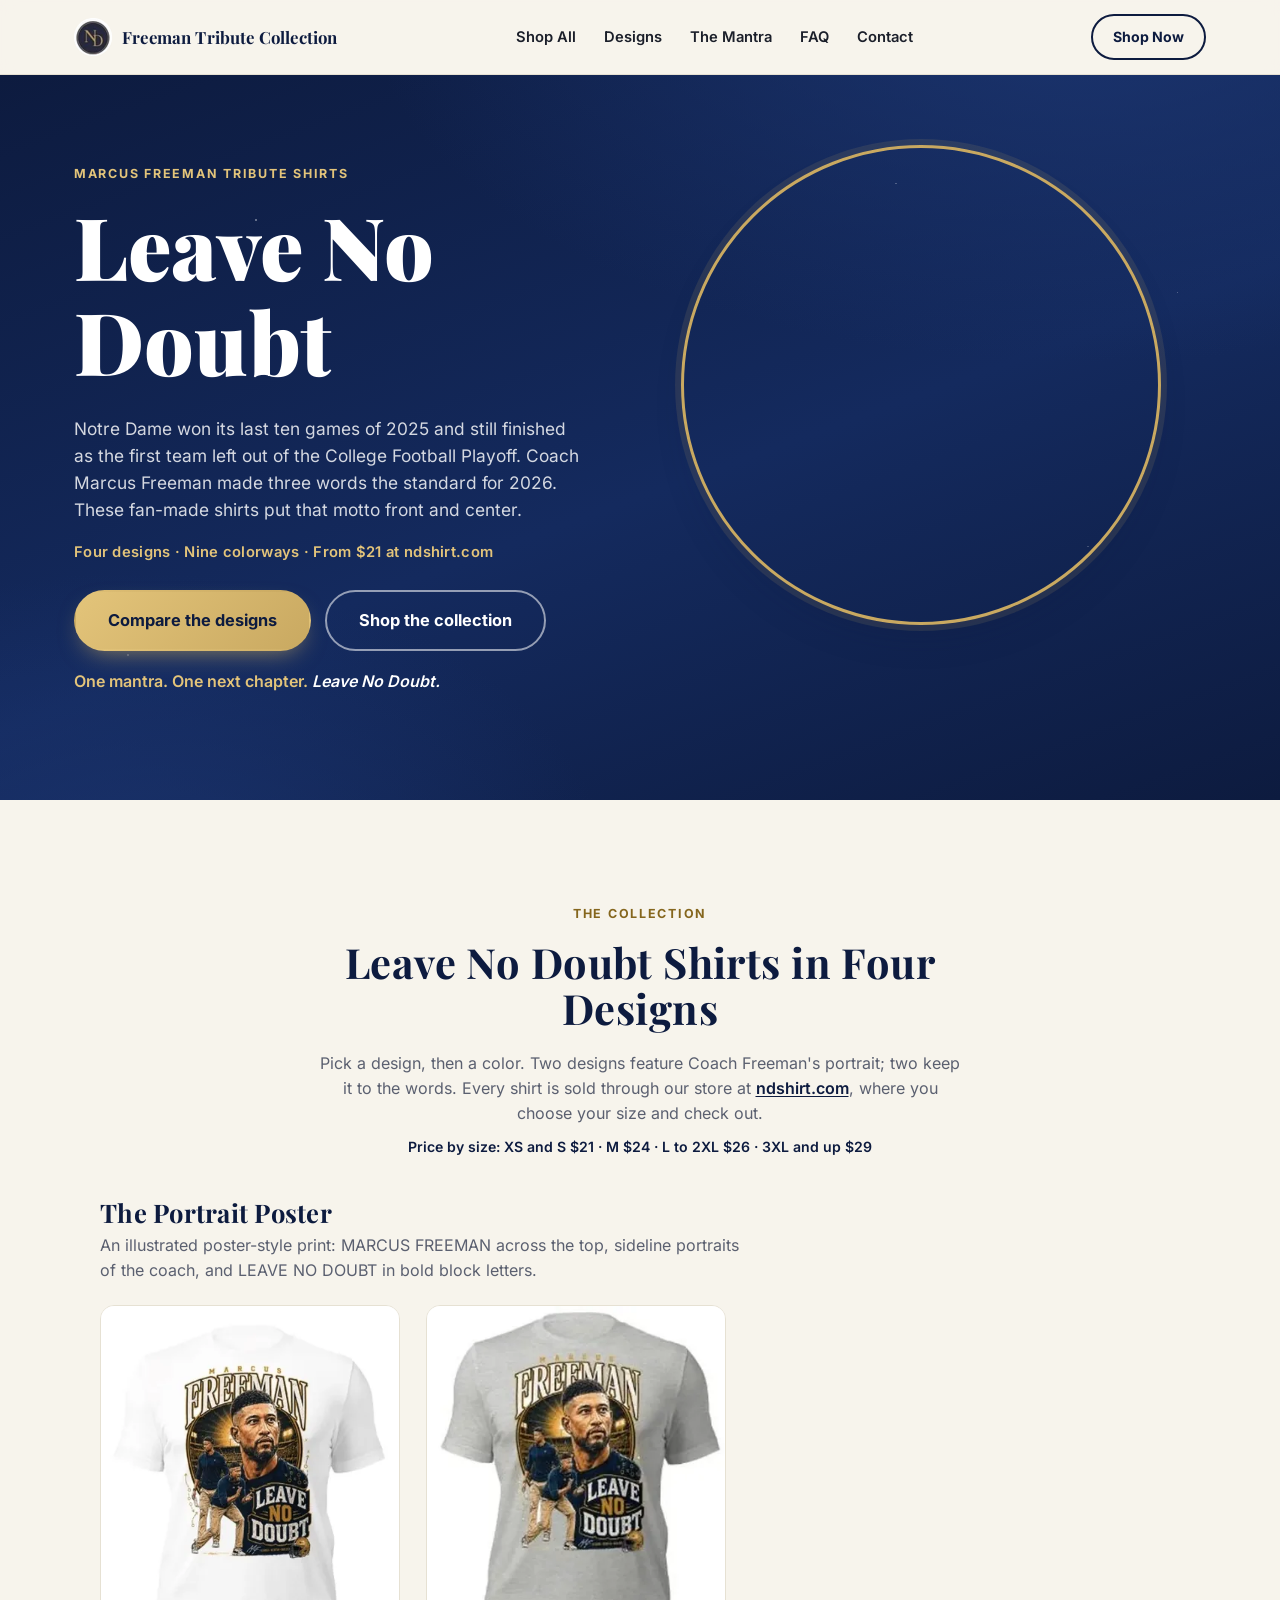
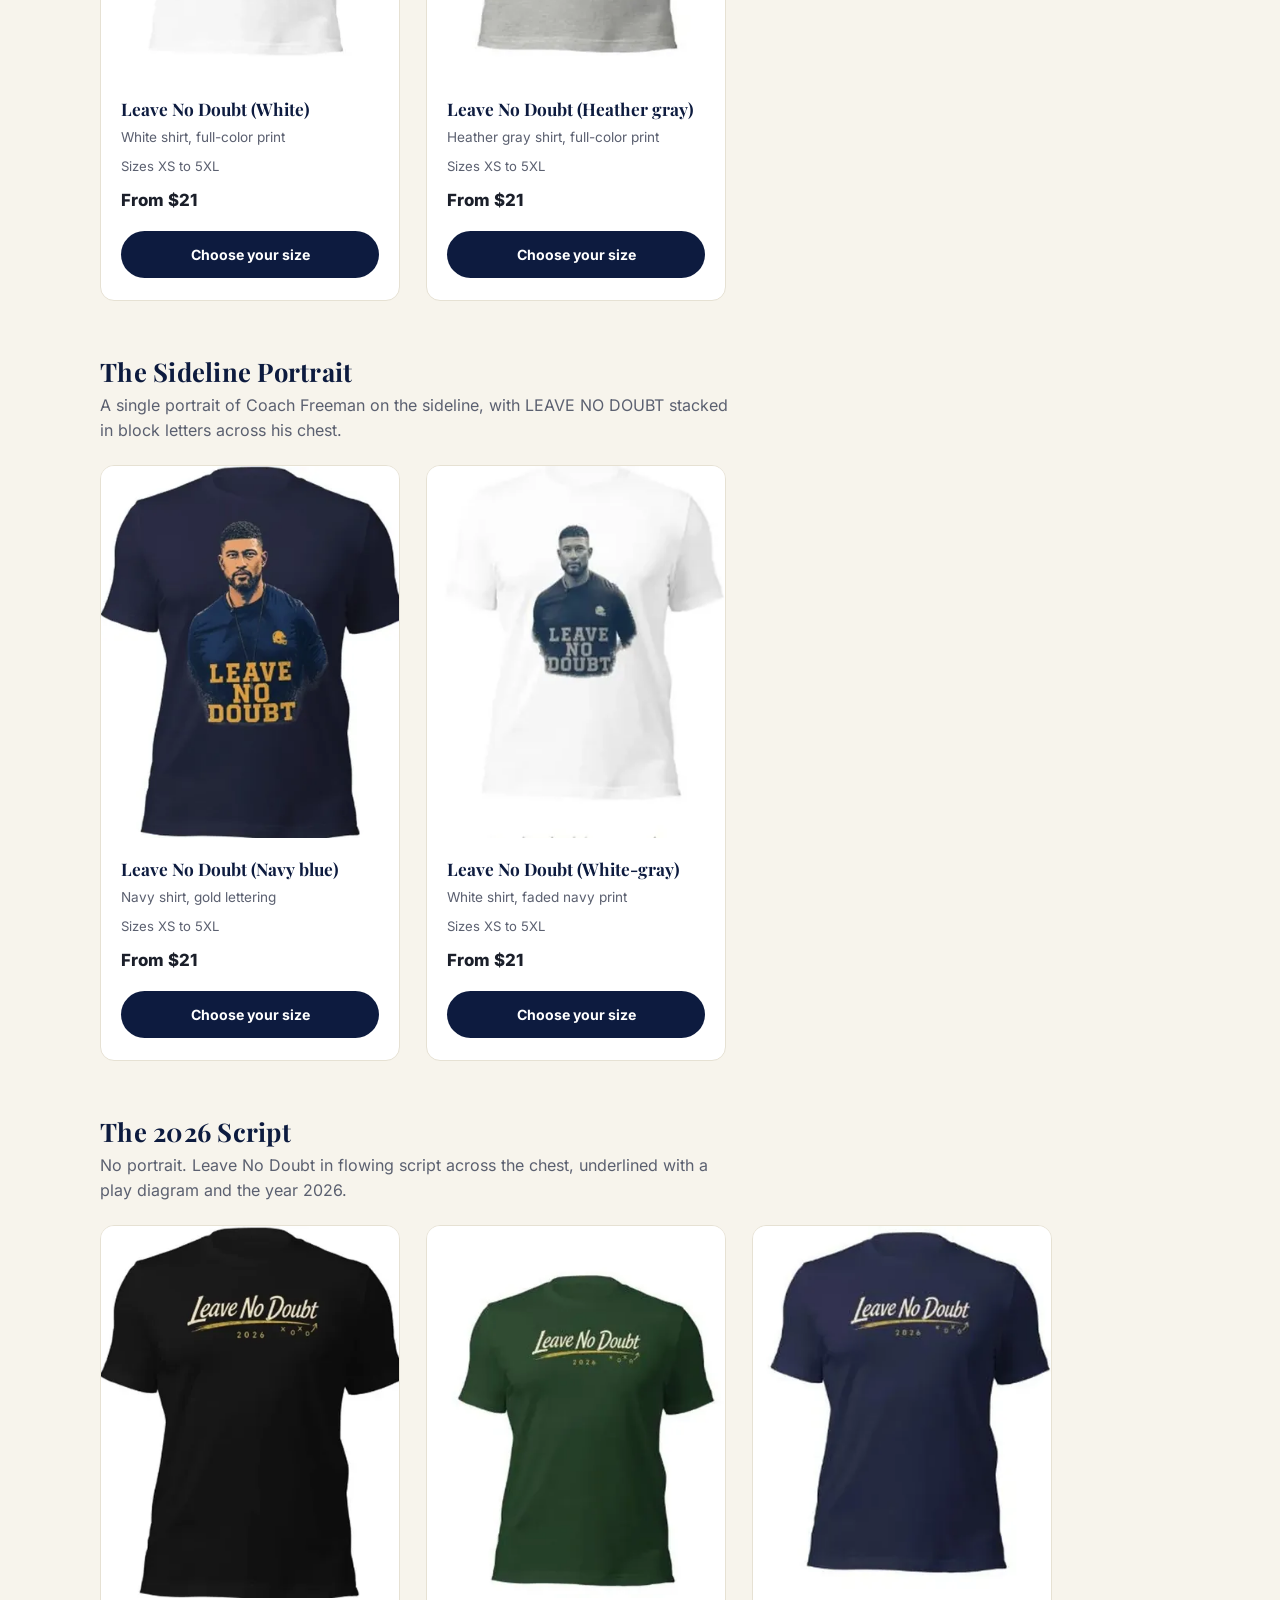
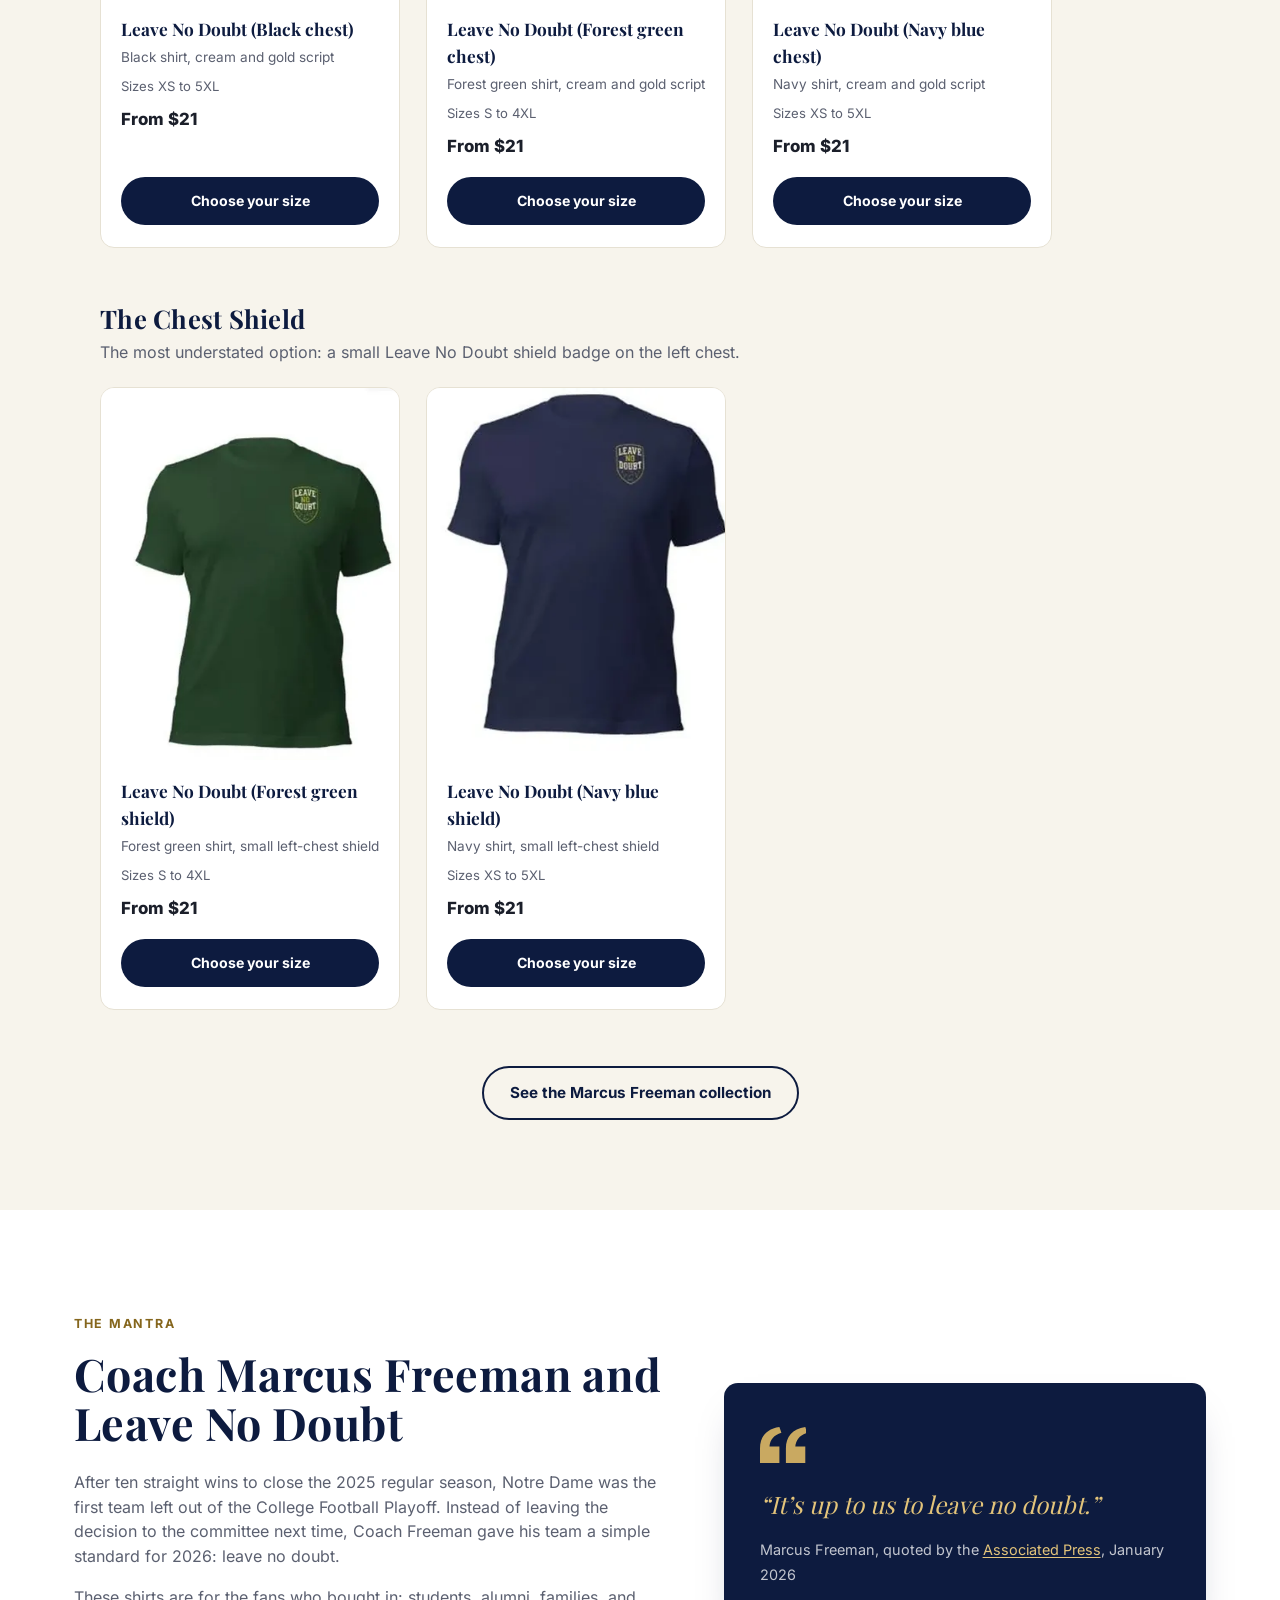
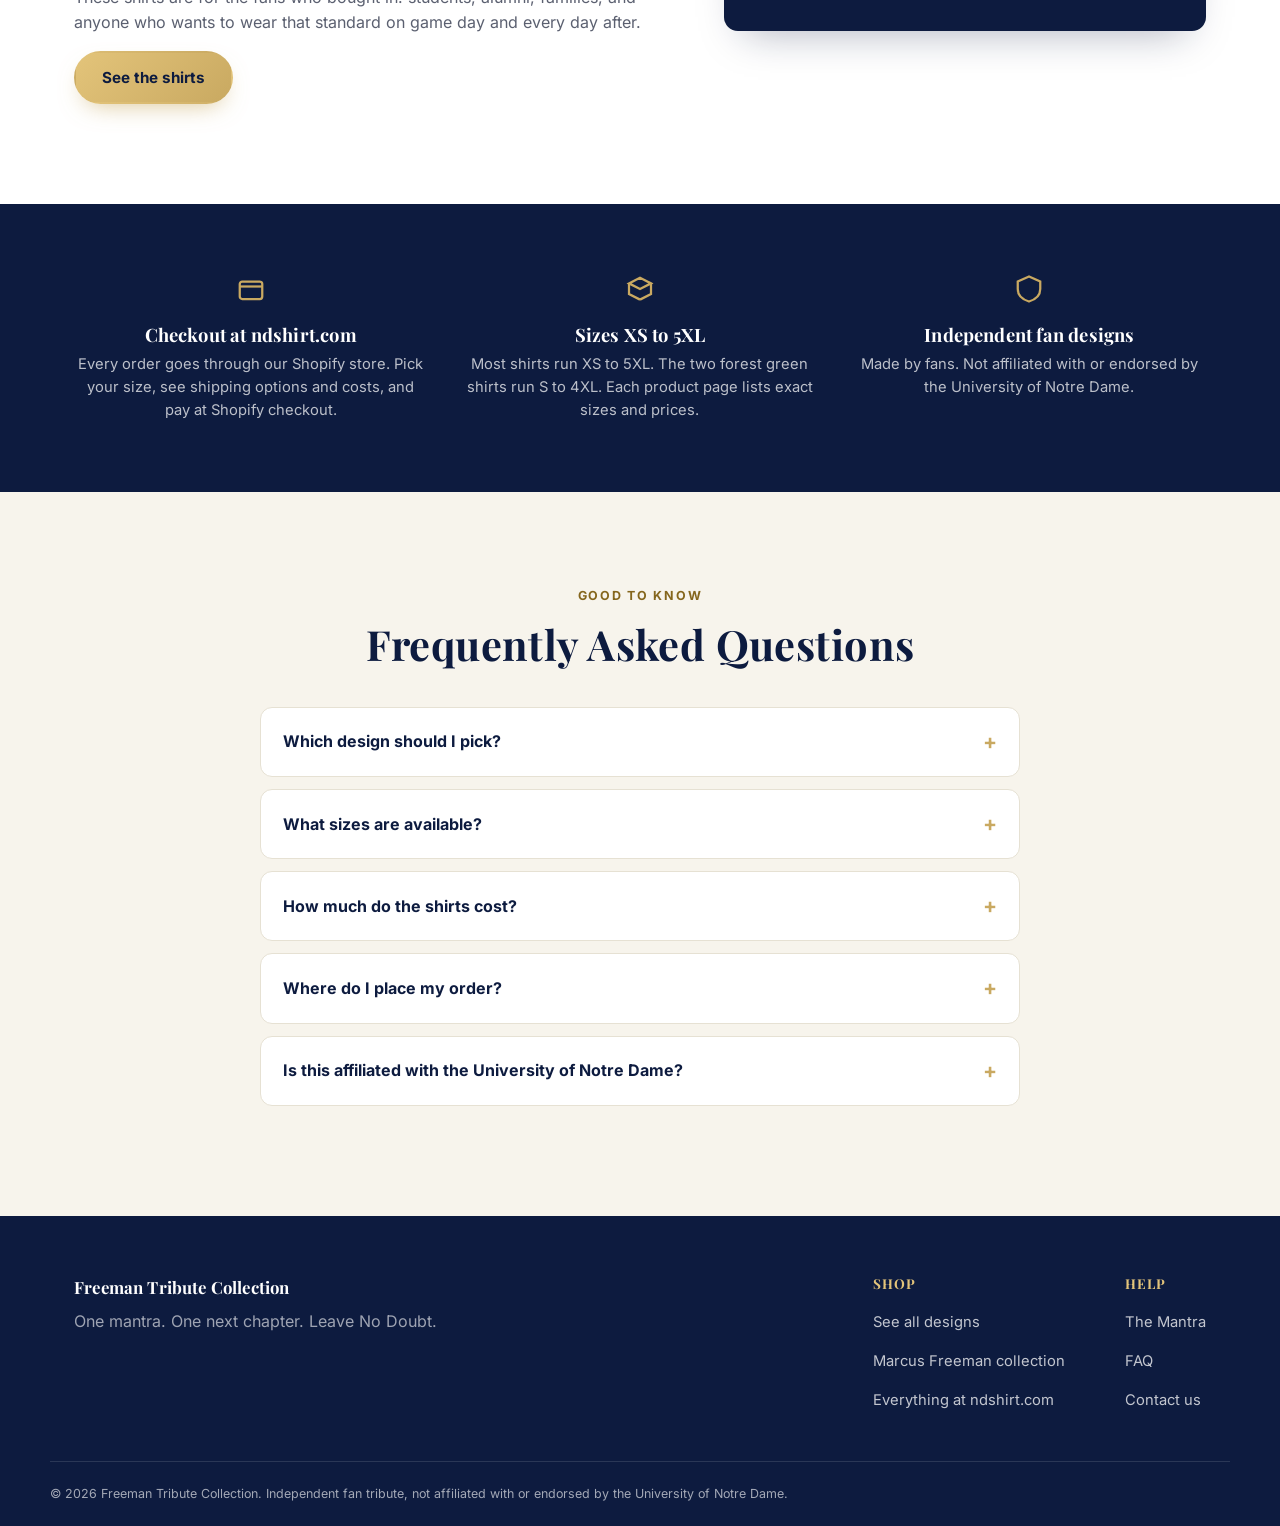
<file: index.html>
<!doctype html>
<html lang="en">
<head>
<meta charset="UTF-8">
<meta name="viewport" content="width=device-width, initial-scale=1.0">
<title>Marcus Freeman Leave No Doubt Shirts | The Freeman Shirt</title>
<meta name="description" content="Fan-made Leave No Doubt shirts inspired by Coach Marcus Freeman. Compare four designs in nine colorways from $21, then pick your size at ND Shirts.">
<link rel="canonical" href="https://thefreemanshirt.com/">
<meta name="theme-color" content="#0d1b3f">
<script>document.documentElement.classList.add('js');</script>

<meta property="og:type" content="website">
<meta property="og:site_name" content="The Freeman Shirt">
<meta property="og:title" content="Marcus Freeman Leave No Doubt Shirts">
<meta property="og:description" content="Leave No Doubt tribute tees inspired by Coach Marcus Freeman. Four designs, nine colorways, from $21 at ndshirt.com.">
<meta property="og:url" content="https://thefreemanshirt.com/">
<meta property="og:image" content="https://thefreemanshirt.com/images/og-the-freeman-shirt.jpg">
<meta property="og:image:width" content="1200">
<meta property="og:image:height" content="630">
<meta property="og:image:alt" content="Illustrated tribute artwork of Coach Marcus Freeman with a golden dome and stadium at sunset">
<meta name="twitter:card" content="summary_large_image">

<link rel="icon" type="image/png" href="images/favicon-freeman-shirt.png">
<link rel="apple-touch-icon" href="images/apple-touch-icon.png">

<link rel="preload" href="fonts/playfair-display-latin-wght-normal.woff2" as="font" type="font/woff2" crossorigin>
<link rel="preload" href="fonts/inter-latin-wght-normal.woff2" as="font" type="font/woff2" crossorigin>
<link rel="stylesheet" href="styles.css">

<script type="application/ld+json">
{
  "@context": "https://schema.org",
  "@graph": [
    {
      "@type": "WebSite",
      "@id": "https://thefreemanshirt.com/#website",
      "url": "https://thefreemanshirt.com/",
      "name": "The Freeman Shirt",
      "alternateName": ["Freeman Tribute Collection", "thefreemanshirt.com"],
      "inLanguage": "en-US"
    },
    {
      "@type": "WebPage",
      "@id": "https://thefreemanshirt.com/#webpage",
      "url": "https://thefreemanshirt.com/",
      "name": "Marcus Freeman Leave No Doubt Shirts",
      "description": "Fan-made Leave No Doubt shirts inspired by Coach Marcus Freeman. Compare four designs in nine colorways from $21, then pick your size at ND Shirts.",
      "isPartOf": { "@id": "https://thefreemanshirt.com/#website" },
      "primaryImageOfPage": {
        "@type": "ImageObject",
        "url": "https://thefreemanshirt.com/images/og-the-freeman-shirt.jpg",
        "width": 1200,
        "height": 630
      },
      "inLanguage": "en-US"
    }
  ]
}
</script>
</head>
<body>

<a class="skip-link" href="#shop">Skip to the shirts</a>

<!-- ============ HEADER ============ -->
<header class="site-header">
  <div class="wrap header-inner">
    <a href="#top" class="logo">
      <img class="logo-mark" src="images/opt/logo-freeman-shirt-76.webp" width="38" height="38" alt="">
      <span class="logo-text">Freeman Tribute&nbsp;Collection</span>
    </a>

    <nav class="main-nav" id="main-nav" aria-label="Main">
      <a href="#shop">Shop All</a>
      <a href="#portrait-poster">Designs</a>
      <a href="#legacy">The Mantra</a>
      <a href="#faq">FAQ</a>
      <a href="#contact">Contact</a>
    </nav>

    <div class="header-actions">
      <a class="btn btn-ghost header-shop-btn" href="#shop">Shop Now</a>
      <button type="button" class="nav-toggle" id="nav-toggle" aria-label="Menu" aria-controls="main-nav" aria-expanded="false">
        <span></span><span></span><span></span>
      </button>
    </div>
  </div>
</header>

<main id="top">

  <!-- ============ HERO ============ -->
  <section class="hero" id="leave-no-doubt">
    <div class="hero-bg" aria-hidden="true"></div>
    <div class="wrap hero-inner">
      <div class="hero-copy">
        <h1>
          <span class="h1-kicker">Marcus Freeman tribute shirts</span>
          <span class="h1-main">Leave No<br>Doubt</span>
        </h1>
        <p class="hero-lede">
          Notre Dame won its last ten games of 2025 and still finished as the
          first team left out of the College Football Playoff. Coach Marcus
          Freeman made three words the standard for 2026. These fan-made
          shirts put that motto front and center.
        </p>
        <p class="hero-facts">Four designs · Nine colorways · From $21 at ndshirt.com</p>

        <div class="hero-ctas">
          <a href="#shop" class="btn btn-gold btn-lg">Compare the designs</a>
          <a href="https://ndshirt.com/collections/marcus-freeman?utm_source=thefreemanshirt.com&amp;utm_medium=referral&amp;utm_campaign=freeman_landing&amp;utm_content=hero_collection" target="_blank" rel="noopener" class="btn btn-outline btn-lg" data-track="hero_collection">Shop the collection<span class="sr-only"> (opens ndshirt.com in a new tab)</span></a>
        </div>

        <p class="hero-tagline">One mantra. One next chapter. <em>Leave No Doubt.</em></p>
      </div>

      <div class="hero-art">
        <picture>
          <source type="image/avif" srcset="images/opt/hero-marcus-freeman-380.avif 380w, images/opt/hero-marcus-freeman-560.avif 560w, images/opt/hero-marcus-freeman-760.avif 760w" sizes="(max-width: 528px) calc(100vw - 48px), 480px">
          <source type="image/webp" srcset="images/opt/hero-marcus-freeman-380.webp 380w, images/opt/hero-marcus-freeman-560.webp 560w, images/opt/hero-marcus-freeman-760.webp 760w" sizes="(max-width: 528px) calc(100vw - 48px), 480px">
          <img class="hero-photo" src="images/opt/hero-marcus-freeman-760.webp" width="760" height="760" fetchpriority="high" decoding="async"
               alt="Illustrated tribute artwork of Coach Marcus Freeman in a navy quarter-zip, with a golden dome, a church spire and a stadium behind him at sunset">
        </picture>
      </div>
    </div>
  </section>

  <!-- ============ SHOP ============ -->
  <section class="shop" id="shop">
    <div class="wrap">
      <div class="section-head reveal">
        <span class="eyebrow eyebrow-dark">The Collection</span>
        <h2>Leave No Doubt Shirts in Four Designs</h2>
        <p>
          Pick a design, then a color. Two designs feature Coach Freeman's
          portrait; two keep it to the words. Every shirt is sold through our store at
          <a class="text-link" href="https://ndshirt.com/collections/marcus-freeman?utm_source=thefreemanshirt.com&amp;utm_medium=referral&amp;utm_campaign=freeman_landing&amp;utm_content=intro_collection" target="_blank" rel="noopener" data-track="intro_collection">ndshirt.com</a>,
          where you choose your size and check out.
        </p>
        <p class="price-note">Price by size: XS and S $21 · M $24 · L to 2XL $26 · 3XL and up $29</p>
      </div>

      <div class="product-group" id="portrait-poster">
        <div class="group-head reveal">
          <h3>The Portrait Poster</h3>
          <p>An illustrated poster-style print: MARCUS FREEMAN across the top, sideline portraits of the coach, and LEAVE NO DOUBT in bold block letters.</p>
        </div>

        <div class="product-grid product-grid-2">
          <article class="product-card">
            <div class="product-visual">
              <img class="tee-photo" src="images/opt/leave-no-doubt-white-400.webp" srcset="images/opt/leave-no-doubt-white-400.webp 400w, images/opt/leave-no-doubt-white-800.webp 723w" sizes="(max-width: 600px) calc(100vw - 48px), 260px" width="400" height="498" loading="lazy" decoding="async"
                   alt="White t-shirt with an illustrated Marcus Freeman portrait poster in navy and gold, with the words Leave No Doubt">
            </div>
            <div class="product-body">
              <h4 class="product-name">Leave No Doubt (White)</h4>
              <p class="product-variant">White shirt, full-color print</p>
              <p class="product-meta">Sizes XS to 5XL</p>
              <p class="product-price">From $21</p>
              <a class="product-cta" href="https://ndshirt.com/products/marcus-leave-no-doubt-white-2026?utm_source=thefreemanshirt.com&amp;utm_medium=referral&amp;utm_campaign=freeman_landing&amp;utm_content=card_marcus_leave_no_doubt_white_2026" target="_blank" rel="noopener" data-track="card_marcus_leave_no_doubt_white_2026">Choose your size<span class="sr-only">: Leave No Doubt (White) (opens ndshirt.com in a new tab)</span></a>
            </div>
          </article>

          <article class="product-card">
            <div class="product-visual">
              <img class="tee-photo" src="images/opt/leave-no-doubt-heather-gray-400.webp" srcset="images/opt/leave-no-doubt-heather-gray-400.webp 400w, images/opt/leave-no-doubt-heather-gray-800.webp 800w" sizes="(max-width: 600px) calc(100vw - 48px), 260px" width="400" height="443" loading="lazy" decoding="async"
                   alt="Heather gray t-shirt with an illustrated Marcus Freeman portrait poster in navy and gold, with the words Leave No Doubt">
            </div>
            <div class="product-body">
              <h4 class="product-name">Leave No Doubt (Heather gray)</h4>
              <p class="product-variant">Heather gray shirt, full-color print</p>
              <p class="product-meta">Sizes XS to 5XL</p>
              <p class="product-price">From $21</p>
              <a class="product-cta" href="https://ndshirt.com/products/marcus-leave-no-doubt-heather-gray?utm_source=thefreemanshirt.com&amp;utm_medium=referral&amp;utm_campaign=freeman_landing&amp;utm_content=card_marcus_leave_no_doubt_heather_gray" target="_blank" rel="noopener" data-track="card_marcus_leave_no_doubt_heather_gray">Choose your size<span class="sr-only">: Leave No Doubt (Heather gray) (opens ndshirt.com in a new tab)</span></a>
            </div>
          </article>
        </div>
      </div>
      <div class="product-group" id="sideline-portrait">
        <div class="group-head reveal">
          <h3>The Sideline Portrait</h3>
          <p>A single portrait of Coach Freeman on the sideline, with LEAVE NO DOUBT stacked in block letters across his chest.</p>
        </div>

        <div class="product-grid product-grid-2">
          <article class="product-card">
            <div class="product-visual">
              <img class="tee-photo" src="images/opt/leave-no-doubt-navy-400.webp" srcset="images/opt/leave-no-doubt-navy-400.webp 400w, images/opt/leave-no-doubt-navy-800.webp 757w" sizes="(max-width: 600px) calc(100vw - 48px), 260px" width="400" height="476" loading="lazy" decoding="async"
                   alt="Navy t-shirt with a sideline portrait of Marcus Freeman above gold block letters reading Leave No Doubt">
            </div>
            <div class="product-body">
              <h4 class="product-name">Leave No Doubt (Navy blue)</h4>
              <p class="product-variant">Navy shirt, gold lettering</p>
              <p class="product-meta">Sizes XS to 5XL</p>
              <p class="product-price">From $21</p>
              <a class="product-cta" href="https://ndshirt.com/products/marcus-leave-no-doubt-navy-blue?utm_source=thefreemanshirt.com&amp;utm_medium=referral&amp;utm_campaign=freeman_landing&amp;utm_content=card_marcus_leave_no_doubt_navy_blue" target="_blank" rel="noopener" data-track="card_marcus_leave_no_doubt_navy_blue">Choose your size<span class="sr-only">: Leave No Doubt (Navy blue) (opens ndshirt.com in a new tab)</span></a>
            </div>
          </article>

          <article class="product-card">
            <div class="product-visual">
              <img class="tee-photo" src="images/opt/leave-no-doubt-white-gray-400.webp" srcset="images/opt/leave-no-doubt-white-gray-400.webp 400w, images/opt/leave-no-doubt-white-gray-800.webp 800w" sizes="(max-width: 600px) calc(100vw - 48px), 260px" width="400" height="443" loading="lazy" decoding="async"
                   alt="White t-shirt with a faded navy sideline portrait of Marcus Freeman and block letters reading Leave No Doubt">
            </div>
            <div class="product-body">
              <h4 class="product-name">Leave No Doubt (White-gray)</h4>
              <p class="product-variant">White shirt, faded navy print</p>
              <p class="product-meta">Sizes XS to 5XL</p>
              <p class="product-price">From $21</p>
              <a class="product-cta" href="https://ndshirt.com/products/marcus-leave-no-doubt-white?utm_source=thefreemanshirt.com&amp;utm_medium=referral&amp;utm_campaign=freeman_landing&amp;utm_content=card_marcus_leave_no_doubt_white" target="_blank" rel="noopener" data-track="card_marcus_leave_no_doubt_white">Choose your size<span class="sr-only">: Leave No Doubt (White-gray) (opens ndshirt.com in a new tab)</span></a>
            </div>
          </article>
        </div>
      </div>
      <div class="product-group" id="script">
        <div class="group-head reveal">
          <h3>The 2026 Script</h3>
          <p>No portrait. Leave No Doubt in flowing script across the chest, underlined with a play diagram and the year 2026.</p>
        </div>

        <div class="product-grid product-grid-3">
          <article class="product-card">
            <div class="product-visual">
              <img class="tee-photo" src="images/opt/leave-no-doubt-black-400.webp" srcset="images/opt/leave-no-doubt-black-400.webp 400w, images/opt/leave-no-doubt-black-800.webp 757w" sizes="(max-width: 600px) calc(100vw - 48px), 260px" width="400" height="476" loading="lazy" decoding="async"
                   alt="Black t-shirt with Leave No Doubt in cream script across the chest, a gold play-diagram underline, and 2026">
            </div>
            <div class="product-body">
              <h4 class="product-name">Leave No Doubt (Black chest)</h4>
              <p class="product-variant">Black shirt, cream and gold script</p>
              <p class="product-meta">Sizes XS to 5XL</p>
              <p class="product-price">From $21</p>
              <a class="product-cta" href="https://ndshirt.com/products/leave-no-doubt-black-chest?utm_source=thefreemanshirt.com&amp;utm_medium=referral&amp;utm_campaign=freeman_landing&amp;utm_content=card_leave_no_doubt_black_chest" target="_blank" rel="noopener" data-track="card_leave_no_doubt_black_chest">Choose your size<span class="sr-only">: Leave No Doubt (Black chest) (opens ndshirt.com in a new tab)</span></a>
            </div>
          </article>

          <article class="product-card">
            <div class="product-visual">
              <img class="tee-photo" src="images/opt/leave-no-doubt-forest-green-chest-400.webp" srcset="images/opt/leave-no-doubt-forest-green-chest-400.webp 400w, images/opt/leave-no-doubt-forest-green-chest-800.webp 742w" sizes="(max-width: 600px) calc(100vw - 48px), 260px" width="400" height="485" loading="lazy" decoding="async"
                   alt="Forest green t-shirt with Leave No Doubt in cream script across the chest, a gold play-diagram underline, and 2026">
            </div>
            <div class="product-body">
              <h4 class="product-name">Leave No Doubt (Forest green chest)</h4>
              <p class="product-variant">Forest green shirt, cream and gold script</p>
              <p class="product-meta">Sizes S to 4XL</p>
              <p class="product-price">From $21</p>
              <a class="product-cta" href="https://ndshirt.com/products/leave-no-doubt-forest-green-chest?utm_source=thefreemanshirt.com&amp;utm_medium=referral&amp;utm_campaign=freeman_landing&amp;utm_content=card_leave_no_doubt_forest_green_chest" target="_blank" rel="noopener" data-track="card_leave_no_doubt_forest_green_chest">Choose your size<span class="sr-only">: Leave No Doubt (Forest green chest) (opens ndshirt.com in a new tab)</span></a>
            </div>
          </article>

          <article class="product-card">
            <div class="product-visual">
              <img class="tee-photo" src="images/opt/leave-no-doubt-navy-chest-400.webp" srcset="images/opt/leave-no-doubt-navy-chest-400.webp 400w, images/opt/leave-no-doubt-navy-chest-800.webp 800w" sizes="(max-width: 600px) calc(100vw - 48px), 260px" width="400" height="443" loading="lazy" decoding="async"
                   alt="Navy t-shirt with Leave No Doubt in cream script across the chest, a gold play-diagram underline, and 2026">
            </div>
            <div class="product-body">
              <h4 class="product-name">Leave No Doubt (Navy blue chest)</h4>
              <p class="product-variant">Navy shirt, cream and gold script</p>
              <p class="product-meta">Sizes XS to 5XL</p>
              <p class="product-price">From $21</p>
              <a class="product-cta" href="https://ndshirt.com/products/leave-no-doubt-navy-blue-chest?utm_source=thefreemanshirt.com&amp;utm_medium=referral&amp;utm_campaign=freeman_landing&amp;utm_content=card_leave_no_doubt_navy_blue_chest" target="_blank" rel="noopener" data-track="card_leave_no_doubt_navy_blue_chest">Choose your size<span class="sr-only">: Leave No Doubt (Navy blue chest) (opens ndshirt.com in a new tab)</span></a>
            </div>
          </article>
        </div>
      </div>
      <div class="product-group" id="shield">
        <div class="group-head reveal">
          <h3>The Chest Shield</h3>
          <p>The most understated option: a small Leave No Doubt shield badge on the left chest.</p>
        </div>

        <div class="product-grid product-grid-2">
          <article class="product-card">
            <div class="product-visual">
              <img class="tee-photo" src="images/opt/leave-no-doubt-forest-green-shield-400.webp" srcset="images/opt/leave-no-doubt-forest-green-shield-400.webp 400w, images/opt/leave-no-doubt-forest-green-shield-800.webp 742w" sizes="(max-width: 600px) calc(100vw - 48px), 260px" width="400" height="485" loading="lazy" decoding="async"
                   alt="Forest green t-shirt with a small Leave No Doubt shield badge on the left chest">
            </div>
            <div class="product-body">
              <h4 class="product-name">Leave No Doubt (Forest green shield)</h4>
              <p class="product-variant">Forest green shirt, small left-chest shield</p>
              <p class="product-meta">Sizes S to 4XL</p>
              <p class="product-price">From $21</p>
              <a class="product-cta" href="https://ndshirt.com/products/leave-no-doubt-forest-green-shield?utm_source=thefreemanshirt.com&amp;utm_medium=referral&amp;utm_campaign=freeman_landing&amp;utm_content=card_leave_no_doubt_forest_green_shield" target="_blank" rel="noopener" data-track="card_leave_no_doubt_forest_green_shield">Choose your size<span class="sr-only">: Leave No Doubt (Forest green shield) (opens ndshirt.com in a new tab)</span></a>
            </div>
          </article>

          <article class="product-card">
            <div class="product-visual">
              <img class="tee-photo" src="images/opt/leave-no-doubt-navy-shield-400.webp" srcset="images/opt/leave-no-doubt-navy-shield-400.webp 400w, images/opt/leave-no-doubt-navy-shield-800.webp 800w" sizes="(max-width: 600px) calc(100vw - 48px), 260px" width="400" height="443" loading="lazy" decoding="async"
                   alt="Navy t-shirt with a small Leave No Doubt shield badge on the left chest">
            </div>
            <div class="product-body">
              <h4 class="product-name">Leave No Doubt (Navy blue shield)</h4>
              <p class="product-variant">Navy shirt, small left-chest shield</p>
              <p class="product-meta">Sizes XS to 5XL</p>
              <p class="product-price">From $21</p>
              <a class="product-cta" href="https://ndshirt.com/products/leave-no-doubt-navy-blue-shield?utm_source=thefreemanshirt.com&amp;utm_medium=referral&amp;utm_campaign=freeman_landing&amp;utm_content=card_leave_no_doubt_navy_blue_shield" target="_blank" rel="noopener" data-track="card_leave_no_doubt_navy_blue_shield">Choose your size<span class="sr-only">: Leave No Doubt (Navy blue shield) (opens ndshirt.com in a new tab)</span></a>
            </div>
          </article>
        </div>
      </div>

      <p class="shop-more reveal">
        <a class="btn btn-ghost" href="https://ndshirt.com/collections/marcus-freeman?utm_source=thefreemanshirt.com&amp;utm_medium=referral&amp;utm_campaign=freeman_landing&amp;utm_content=grid_collection" target="_blank" rel="noopener" data-track="grid_collection">See the Marcus Freeman collection<span class="sr-only"> (opens ndshirt.com in a new tab)</span></a>
      </p>
    </div>
  </section>

  <!-- ============ STORY ============ -->
  <section class="legacy" id="legacy">
    <div class="wrap legacy-inner">
      <div class="legacy-copy reveal">
        <span class="eyebrow eyebrow-dark">The Mantra</span>
        <h2>Coach Marcus Freeman and Leave No Doubt</h2>
        <p>
          After ten straight wins to close the 2025 regular season, Notre Dame
          was the first team left out of the College Football Playoff. Instead
          of leaving the decision to the committee next time, Coach Freeman
          gave his team a simple standard for 2026: leave no doubt.
        </p>
        <p>
          These shirts are for the fans who bought in: students, alumni,
          families, and anyone who wants to wear that standard on game day
          and every day after.
        </p>
        <a href="#shop" class="btn btn-gold">See the shirts</a>
      </div>

      <blockquote class="legacy-quote reveal">
        <svg class="quote-mark" width="46" height="36" viewBox="0 0 46 36" aria-hidden="true">
          <path d="M0 36V21.6C0 9.6 6.5 1.9 19.4 0l2 5.8C13.8 8 10.1 12.9 9.5 19.4h9.9V36H0Zm25.9 0V21.6c0-12 6.5-19.7 19.4-21.6l1.9 5.8c-7.5 2.2-11.2 7.1-11.9 13.6h10V36H25.9Z" fill="#c9a961"/>
        </svg>
        <p>“It’s up to us to leave no doubt.”</p>
        <cite>Marcus Freeman, quoted by the <a class="quote-source" href="https://apnews.com/article/marcus-freeman-cfp-notre-dame-miami-497420b35de8314b971951ffe9562dd0" target="_blank" rel="noopener">Associated Press</a>, January 2026</cite>
      </blockquote>
    </div>
  </section>

  <!-- ============ HOW IT WORKS / TRUST ============ -->
  <section class="trust" aria-labelledby="trust-heading">
    <h2 id="trust-heading" class="sr-only">How ordering works</h2>
    <div class="wrap trust-grid">
      <div class="trust-item reveal">
        <svg width="30" height="30" viewBox="0 0 24 24" fill="none" stroke="#c9a961" stroke-width="1.8" aria-hidden="true"><rect x="3" y="6" width="18" height="14" rx="2"/><path d="M3 10h18"/></svg>
        <h3>Checkout at ndshirt.com</h3>
        <p>Every order goes through our Shopify store. Pick your size, see shipping options and costs, and pay at Shopify checkout.</p>
      </div>
      <div class="trust-item reveal">
        <svg width="30" height="30" viewBox="0 0 24 24" fill="none" stroke="#c9a961" stroke-width="1.8" aria-hidden="true"><path d="M20.8 7.5 12 3 3.2 7.5 12 12l8.8-4.5Z"/><path d="M3.2 7.5V16l8.8 4.5"/><path d="M20.8 7.5V16L12 20.5"/></svg>
        <h3>Sizes XS to 5XL</h3>
        <p>Most shirts run XS to 5XL. The two forest green shirts run S to 4XL. Each product page lists exact sizes and prices.</p>
      </div>
      <div class="trust-item reveal">
        <svg width="30" height="30" viewBox="0 0 24 24" fill="none" stroke="#c9a961" stroke-width="1.8" aria-hidden="true"><path d="M12 2 3 6v6c0 5 4 8.5 9 10 5-1.5 9-5 9-10V6l-9-4Z"/></svg>
        <h3>Independent fan designs</h3>
        <p>Made by fans. Not affiliated with or endorsed by the University of Notre Dame.</p>
      </div>
    </div>
  </section>

  <!-- ============ FAQ ============ -->
  <section class="faq" id="faq">
    <div class="wrap">
      <div class="section-head reveal">
        <span class="eyebrow eyebrow-dark">Good to Know</span>
        <h2>Frequently Asked Questions</h2>
      </div>
      <div class="faq-list reveal">
        <details class="faq-item">
          <summary>Which design should I pick?</summary>
          <p>If you want Coach Freeman front and center, choose the Portrait Poster (a busier, full-color illustration) or the Sideline Portrait (one portrait with block lettering). If you'd rather wear just the motto, the 2026 Script spells it out across the chest, and the Chest Shield is a small badge on the left chest.</p>
        </details>
        <details class="faq-item">
          <summary>What sizes are available?</summary>
          <p>Seven of the nine shirts come in XS through 5XL. The forest green 2026 Script and forest green Chest Shield come in S through 4XL. You choose your size on the product page at ndshirt.com.</p>
        </details>
        <details class="faq-item">
          <summary>How much do the shirts cost?</summary>
          <p>Price depends on size: XS and S are $21, M is $24, L through 2XL are $26, and 3XL and up are $29 (USD), as listed at ndshirt.com in October 2026. The store always shows the current price before you pay.</p>
        </details>
        <details class="faq-item">
          <summary>Where do I place my order?</summary>
          <p>All orders are placed through our Shopify store at ndshirt.com. Shipping options and costs appear at checkout. For questions about an order, use the <a class="text-link" href="https://ndshirt.com/pages/contact" target="_blank" rel="noopener">contact form at ndshirt.com</a>.</p>
        </details>
        <details class="faq-item">
          <summary>Is this affiliated with the University of Notre Dame?</summary>
          <p>No. This is an independent fan tribute celebrating Coach Marcus Freeman and the "Leave No Doubt" motto. It is not officially licensed or endorsed by the University of Notre Dame.</p>
        </details>
      </div>
    </div>
  </section>

</main>

<!-- ============ FOOTER ============ -->
<footer class="site-footer" id="contact">
  <div class="wrap footer-inner">
    <div class="footer-brand">
      <span class="logo-text">Freeman Tribute Collection</span>
      <p>One mantra. One next chapter. Leave No Doubt.</p>
    </div>
    <div class="footer-links">
      <div>
        <h2 class="footer-heading">Shop</h2>
        <a href="#shop">See all designs</a>
        <a href="https://ndshirt.com/collections/marcus-freeman?utm_source=thefreemanshirt.com&amp;utm_medium=referral&amp;utm_campaign=freeman_landing&amp;utm_content=footer_collection" target="_blank" rel="noopener" data-track="footer_collection">Marcus Freeman collection</a>
        <a href="https://ndshirt.com/collections/all?utm_source=thefreemanshirt.com&amp;utm_medium=referral&amp;utm_campaign=freeman_landing&amp;utm_content=footer_all" target="_blank" rel="noopener" data-track="footer_all">Everything at ndshirt.com</a>
      </div>
      <div>
        <h2 class="footer-heading">Help</h2>
        <a href="#legacy">The Mantra</a>
        <a href="#faq">FAQ</a>
        <a href="https://ndshirt.com/pages/contact" target="_blank" rel="noopener">Contact us</a>
      </div>
    </div>
  </div>
  <div class="wrap footer-bottom">
    <p>&copy; <span id="year">2026</span> Freeman Tribute Collection. Independent fan tribute, not affiliated with or endorsed by the University of Notre Dame.</p>
  </div>
</footer>

<!-- sticky mobile buy bar -->
<div class="sticky-buy">
  <div>
    <strong>Leave No Doubt tees</strong>
    <span>From $21</span>
  </div>
  <a href="https://ndshirt.com/collections/marcus-freeman?utm_source=thefreemanshirt.com&amp;utm_medium=referral&amp;utm_campaign=freeman_landing&amp;utm_content=sticky_collection" target="_blank" rel="noopener" class="btn btn-gold" data-track="sticky_collection">Shop now<span class="sr-only"> (opens ndshirt.com in a new tab)</span></a>
</div>

<script src="script.js" defer></script>
</body>
</html>
</file>
<file: styles.css>
/* =========================================================
   Leave No Doubt: Freeman Tribute Collection
   Palette: navy + gold, warm cream, editorial serif headlines
   ========================================================= */

/* Self-hosted variable fonts (SIL OFL 1.1, see fonts/LICENSE-*.txt).
   Replaces the Google Fonts stylesheet, which blocked first render. */
@font-face {
  font-family: 'Playfair Display';
  font-style: normal;
  font-display: swap;
  font-weight: 400 900;
  src: url('fonts/playfair-display-latin-wght-normal.woff2') format('woff2');
  unicode-range: U+0000-00FF,U+0131,U+0152-0153,U+02BB-02BC,U+02C6,U+02DA,U+02DC,U+0304,U+0308,U+0329,U+2000-206F,U+20AC,U+2122,U+2191,U+2193,U+2212,U+2215,U+FEFF,U+FFFD;
}
@font-face {
  font-family: 'Inter';
  font-style: normal;
  font-display: swap;
  font-weight: 100 900;
  src: url('fonts/inter-latin-wght-normal.woff2') format('woff2');
  unicode-range: U+0000-00FF,U+0131,U+0152-0153,U+02BB-02BC,U+02C6,U+02DA,U+02DC,U+0304,U+0308,U+0329,U+2000-206F,U+20AC,U+2122,U+2191,U+2193,U+2212,U+2215,U+FEFF,U+FFFD;
}

:root {
  --navy: #0d1b3f;
  --navy-2: #142a5e;
  --navy-3: #1c3672;
  --gold: #c9a961;
  --gold-bright: #e3c47a;
  --gold-text: #85661d; /* gold dark enough for text on white/cream (AA) */
  --cream: #f7f4ec;
  --white: #ffffff;
  --ink: #1b1f2a;
  --grey: #5b6070;
  --line: #e6e1d3;
  --radius: 14px;
  --shadow: 0 20px 40px -20px rgba(13, 27, 63, 0.35);
  --maxw: 1180px;
}

* { box-sizing: border-box; }
html { scroll-behavior: smooth; }
body {
  margin: 0;
  font-family: 'Inter', -apple-system, BlinkMacSystemFont, 'Segoe UI', sans-serif;
  color: var(--ink);
  background: var(--cream);
  line-height: 1.55;
  -webkit-font-smoothing: antialiased;
}
h1, h2, h3, .logo-text {
  font-family: 'Playfair Display', Georgia, serif;
  margin: 0 0 .5em;
  line-height: 1.1;
  letter-spacing: .01em;
}
p { margin: 0 0 1em; color: var(--grey); }
a { color: inherit; text-decoration: none; }
img { max-width: 100%; display: block; }
.wrap { max-width: var(--maxw); margin: 0 auto; padding: 0 24px; }
.text-link { text-decoration: underline; text-underline-offset: 2px; color: var(--navy); font-weight: 600; }
.text-link:hover { color: var(--gold-text); }

/* keyboard focus */
:focus-visible { outline: 3px solid var(--gold-text); outline-offset: 3px; border-radius: 6px; }
.hero :focus-visible, .trust :focus-visible, .site-footer :focus-visible, .sticky-buy :focus-visible { outline-color: var(--gold-bright); }

.skip-link {
  position: absolute; left: 12px; top: -60px; z-index: 100;
  background: var(--navy); color: var(--white); padding: 10px 16px; border-radius: 8px; font-weight: 700;
}
.skip-link:focus { top: 12px; }

.sr-only {
  position: absolute; width: 1px; height: 1px; padding: 0; margin: -1px;
  overflow: hidden; clip: rect(0,0,0,0); white-space: nowrap; border: 0;
}

/* ---------- buttons ---------- */
.btn {
  display: inline-flex; align-items: center; justify-content: center;
  padding: 13px 26px; border-radius: 999px; font-weight: 700; font-size: 0.95rem;
  border: 2px solid transparent; cursor: pointer; transition: transform .15s ease, box-shadow .15s ease, background .15s ease, color .15s ease;
  white-space: nowrap;
}
.btn:hover { transform: translateY(-2px); }
.btn-gold { background: linear-gradient(135deg, var(--gold-bright), var(--gold)); color: var(--navy); box-shadow: 0 10px 24px -10px rgba(201,169,97,.7); }
.btn-gold:hover { box-shadow: 0 14px 28px -10px rgba(201,169,97,.85); }
.btn-outline { border-color: rgba(255,255,255,.55); color: var(--white); }
.btn-outline:hover { background: rgba(255,255,255,.12); }
.btn-ghost { border-color: var(--navy); color: var(--navy); }
.btn-ghost:hover { background: var(--navy); color: var(--white); }
.btn-lg { padding: 16px 32px; font-size: 1.02rem; }

/* ---------- header ---------- */
.site-header {
  position: sticky; top: 0; z-index: 50;
  background: rgba(247,244,236,.92); backdrop-filter: blur(8px);
  border-bottom: 1px solid var(--line);
}
.header-inner { display: flex; align-items: center; justify-content: space-between; padding-top: 14px; padding-bottom: 14px; gap: 20px; }
.logo { display: flex; align-items: center; gap: 10px; }
.logo-text { font-size: 1.05rem; font-weight: 700; color: var(--navy); margin: 0; }
.main-nav { display: flex; gap: 28px; }
.main-nav a { font-size: .92rem; font-weight: 600; color: var(--ink); padding: 6px 0; }
.main-nav a:hover { color: var(--gold); }
.header-actions { display: flex; align-items: center; gap: 12px; }
.header-shop-btn { padding: 10px 20px; font-size: .88rem; }

.nav-toggle {
  display: none; flex-direction: column; justify-content: center; gap: 5px;
  width: 44px; height: 44px; border: none; background: none; cursor: pointer; padding: 0;
}
.nav-toggle span { display: block; height: 2px; width: 30px; margin: 0 auto; background: var(--navy); border-radius: 2px; }

/* ---------- hero ---------- */
.hero { position: relative; overflow: hidden; color: var(--white); background: var(--navy); }
.hero-bg {
  position: absolute; inset: 0;
  background:
    radial-gradient(1200px 600px at 85% -10%, rgba(28,54,114,.9), transparent 60%),
    radial-gradient(800px 500px at 10% 110%, rgba(28,54,114,.7), transparent 60%),
    linear-gradient(160deg, var(--navy) 0%, var(--navy-2) 55%, var(--navy) 100%);
}
.hero-bg::after {
  content: ''; position: absolute; inset: 0; opacity: .5;
  background-image:
    radial-gradient(1.5px 1.5px at 20% 20%, rgba(255,255,255,.7) 50%, transparent 51%),
    radial-gradient(1.5px 1.5px at 70% 15%, rgba(255,255,255,.5) 50%, transparent 51%),
    radial-gradient(1px 1px at 40% 60%, rgba(255,255,255,.55) 50%, transparent 51%),
    radial-gradient(1.5px 1.5px at 85% 65%, rgba(255,255,255,.4) 50%, transparent 51%),
    radial-gradient(1px 1px at 55% 85%, rgba(255,255,255,.5) 50%, transparent 51%),
    radial-gradient(1.5px 1.5px at 10% 80%, rgba(255,255,255,.4) 50%, transparent 51%),
    radial-gradient(1px 1px at 92% 30%, rgba(255,255,255,.5) 50%, transparent 51%);
  background-size: 100% 100%;
}
.hero-inner {
  position: relative; z-index: 1;
  display: grid; grid-template-columns: 1fr .9fr; gap: 24px; align-items: center;
  padding-top: 90px; padding-bottom: 90px;
}
.eyebrow {
  display: inline-block; font-size: .78rem; font-weight: 700; letter-spacing: .14em; text-transform: uppercase;
  color: var(--gold-bright); margin-bottom: 16px;
}
.eyebrow-dark { color: var(--gold-text); }
.hero h1 { color: var(--white); margin-bottom: 28px; }
.hero h1 .h1-kicker {
  display: block; font-family: 'Inter', -apple-system, BlinkMacSystemFont, 'Segoe UI', sans-serif;
  font-size: .78rem; font-weight: 700; letter-spacing: .14em; text-transform: uppercase;
  color: var(--gold-bright); margin-bottom: 16px; line-height: 1.4;
}
.hero h1 .h1-main { display: block; font-size: clamp(3rem, 7vw, 5.4rem); font-weight: 900; }
.hero-facts { color: var(--gold-bright); font-weight: 600; font-size: .92rem; letter-spacing: .02em; margin: 0; }
.hero-lede { color: rgba(255,255,255,.82); font-size: 1.08rem; max-width: 46ch; }

.hero-ctas { display: flex; flex-wrap: wrap; gap: 14px; margin: 26px 0 18px; }
.hero-tagline { color: var(--gold-bright); font-weight: 600; font-size: 1rem; }
.hero-tagline em { font-style: italic; color: var(--white); }

/* hero photo: circular portrait crop, matching theloushirt.com's hero treatment */
.hero-art { display: flex; justify-content: flex-start; align-self: start; margin-top: -20px; }
.hero-art picture { display: block; width: 100%; max-width: 480px; }
.hero-photo {
  width: 100%; height: auto; max-width: 480px; aspect-ratio: 1 / 1;
  object-fit: cover; object-position: center 20%;
  border-radius: 50%;
  border: 3px solid var(--gold);
  box-shadow: 0 0 0 6px rgba(201,169,97,.12), var(--shadow);
}

/* ---------- legacy ---------- */
.legacy { background: var(--white); padding: 100px 0; }
.legacy-inner { display: grid; grid-template-columns: 1.1fr .9fr; gap: 60px; align-items: center; }
.legacy h2 { font-size: clamp(2rem, 4vw, 2.8rem); color: var(--navy); }
.legacy-quote {
  margin: 0; background: var(--navy); color: var(--white); border-radius: var(--radius);
  padding: 44px 36px; position: relative; box-shadow: var(--shadow);
}
.legacy-quote p { color: var(--gold-bright); font-family: 'Playfair Display', serif; font-size: 1.5rem; font-style: italic; margin: 16px 0 14px; }
.legacy-quote cite { color: rgba(255,255,255,.75); font-style: normal; font-size: .9rem; }
.legacy-quote .quote-source { color: var(--gold-bright); text-decoration: underline; text-underline-offset: 2px; }

/* ---------- shop ---------- */
.shop { padding: 100px 0 90px; }
.section-head { text-align: center; max-width: 640px; margin: 0 auto 40px; }
.section-head h2 { font-size: clamp(2rem, 4vw, 2.6rem); color: var(--navy); }
.section-head p { margin: 0; }
.section-head p + p { margin-top: 10px; }
.price-note { font-size: .88rem; font-weight: 600; color: var(--navy); }

.product-group { max-width: 1080px; margin: 0 auto 56px; }
.group-head { max-width: 640px; margin: 0 0 22px; }
.group-head h3 { font-size: 1.6rem; color: var(--navy); margin-bottom: .3em; }
.group-head p { margin: 0; }
.shop-more { text-align: center; margin: 0; }

.product-grid {
  display: grid; grid-template-columns: repeat(auto-fit, minmax(240px, 1fr));
  gap: 26px;
}
.product-grid-2 { grid-template-columns: repeat(auto-fit, minmax(240px, 300px)); }
.product-grid-3 { grid-template-columns: repeat(auto-fit, minmax(240px, 300px)); }
.product-card {
  background: var(--white); border-radius: var(--radius); overflow: hidden; border: 1px solid var(--line);
  display: flex; flex-direction: column; transition: transform .2s ease, box-shadow .2s ease;
}
.product-card:hover { transform: translateY(-6px); box-shadow: var(--shadow); }
.product-visual {
  position: relative; aspect-ratio: 4/5; display: flex; align-items: center; justify-content: center;
  overflow: hidden; background: #f0ece2;
}
.product-visual .tee { width: 62%; }
.product-visual .tee-photo { width: 100%; height: 100%; object-fit: cover; object-position: center top; }
.product-tag {
  position: absolute; top: 12px; left: 12px; background: var(--gold); color: var(--navy);
  font-size: .68rem; font-weight: 800; letter-spacing: .06em; text-transform: uppercase;
  padding: 5px 10px; border-radius: 999px;
}
.product-body { padding: 18px 20px 22px; display: flex; flex-direction: column; gap: 4px; flex: 1; }
.product-name { font-family: 'Playfair Display', serif; font-weight: 700; font-size: 1.08rem; color: var(--navy); margin: 0; }
.product-variant { color: var(--grey); font-size: .85rem; margin: 0 0 4px; }
.product-desc { font-size: .88rem; margin: 0 0 4px; }
.product-meta { font-size: .82rem; margin: 0; color: var(--grey); }
.product-price { font-weight: 800; font-size: 1.05rem; color: var(--ink); margin: 6px 0 14px; }
.product-cta {
  margin-top: auto; text-align: center; padding: 13px 18px; border-radius: 999px; min-height: 44px;
  background: var(--navy); color: var(--white); font-weight: 700; font-size: .88rem;
  transition: background .15s ease;
}
.product-cta:hover { background: var(--gold); color: var(--navy); }

/* ---------- trust ---------- */
.trust { background: var(--navy); color: var(--white); padding: 70px 0; }
.trust-grid { display: grid; grid-template-columns: repeat(3, 1fr); gap: 36px; }
.trust-item { text-align: center; }
.trust-item h3 { color: var(--white); font-size: 1.15rem; margin: 14px 0 8px; }
.trust-item p { color: rgba(255,255,255,.72); margin: 0; font-size: .92rem; }

/* ---------- faq ---------- */
.faq { padding: 90px 0 110px; }
.faq-list { max-width: 760px; margin: 0 auto; display: flex; flex-direction: column; gap: 12px; }
.faq-item { background: var(--white); border: 1px solid var(--line); border-radius: 12px; padding: 18px 22px; }
.faq-item summary { font-weight: 700; color: var(--navy); cursor: pointer; list-style: none; display: flex; justify-content: space-between; align-items: center; }
.faq-item summary::after { content: '+'; font-size: 1.3rem; color: var(--gold); margin-left: 12px; }
.faq-item[open] summary::after { content: '–'; }
.faq-item summary::-webkit-details-marker { display: none; }
.faq-item p { margin: 14px 0 0; }

/* ---------- footer ---------- */
.site-footer { background: var(--navy); color: rgba(255,255,255,.75); padding: 60px 0 0; }
.footer-inner { display: flex; justify-content: space-between; flex-wrap: wrap; gap: 40px; padding-bottom: 40px; border-bottom: 1px solid rgba(255,255,255,.12); }
.footer-brand .logo-text { color: var(--white); }
.footer-brand p { color: rgba(255,255,255,.6); margin-top: 8px; }
.footer-links { display: flex; gap: 60px; }
.footer-links .footer-heading { color: var(--gold-bright); font-size: .85rem; text-transform: uppercase; letter-spacing: .08em; margin: 0 0 14px; }
.footer-links a { display: block; padding: 6px 0; margin-bottom: 4px; color: rgba(255,255,255,.75); font-size: .92rem; }
.footer-links a:hover { color: var(--gold-bright); }
.footer-bottom { padding: 22px 0; }
.footer-bottom p { margin: 0; font-size: .78rem; color: rgba(255,255,255,.62); }

/* ---------- sticky mobile buy bar ---------- */
.sticky-buy {
  position: fixed; left: 0; right: 0; bottom: 0; z-index: 60;
  background: var(--navy); color: var(--white); border-top: 1px solid rgba(255,255,255,.15);
  display: none; align-items: center; justify-content: space-between; gap: 14px;
  padding: 12px 18px; box-shadow: 0 -10px 30px rgba(0,0,0,.25);
}
.sticky-buy strong { display: block; font-family: 'Playfair Display', serif; }
.sticky-buy span { font-size: .78rem; color: rgba(255,255,255,.72); }

/* ---------- reveal animation ---------- */
.js .reveal { opacity: 0; transform: translateY(18px); transition: opacity .6s ease, transform .6s ease; }
.js .reveal.is-visible { opacity: 1; transform: translateY(0); }
@media (prefers-reduced-motion: reduce) {
  html { scroll-behavior: auto; }
  .js .reveal { opacity: 1; transform: none; transition: none; }
  .btn:hover, .product-card:hover { transform: none; }
}

/* ---------- responsive ---------- */
@media (max-width: 900px) {
  .hero-inner { grid-template-columns: 1fr; padding-top: 60px; }
  .hero-art { order: -1; justify-content: center; margin-top: 0; }
  .legacy-inner { grid-template-columns: 1fr; }
  .trust-grid { grid-template-columns: 1fr; gap: 30px; }
}
@media (max-width: 720px) {
  .main-nav { display: none; }
  .nav-toggle { display: flex; }
  .header-shop-btn { display: none; }
  .site-header.nav-open .main-nav a { padding: 6px 0; }
  .site-header.nav-open .main-nav {
    display: flex; flex-direction: column; position: absolute; top: 100%; left: 0; right: 0;
    background: var(--cream); padding: 20px 24px; gap: 16px; border-bottom: 1px solid var(--line);
  }
  .sticky-buy { display: flex; }
  body { padding-bottom: 70px; }
  .footer-inner { flex-direction: column; }
}

/* ---------- 404 page ---------- */
.notfound { min-height: 100vh; display: flex; align-items: center; text-align: center; padding: 60px 0; }
.notfound .wrap { max-width: 560px; }
.notfound img { margin: 0 auto 24px; }
.notfound h1 { font-size: clamp(2rem, 6vw, 3rem); color: var(--navy); }
.notfound-ctas { display: flex; flex-wrap: wrap; gap: 12px; justify-content: center; margin-top: 24px; }
@media (max-width: 600px) {
  .product-grid-2, .product-grid-3 { grid-template-columns: 1fr; }
}
</file>
